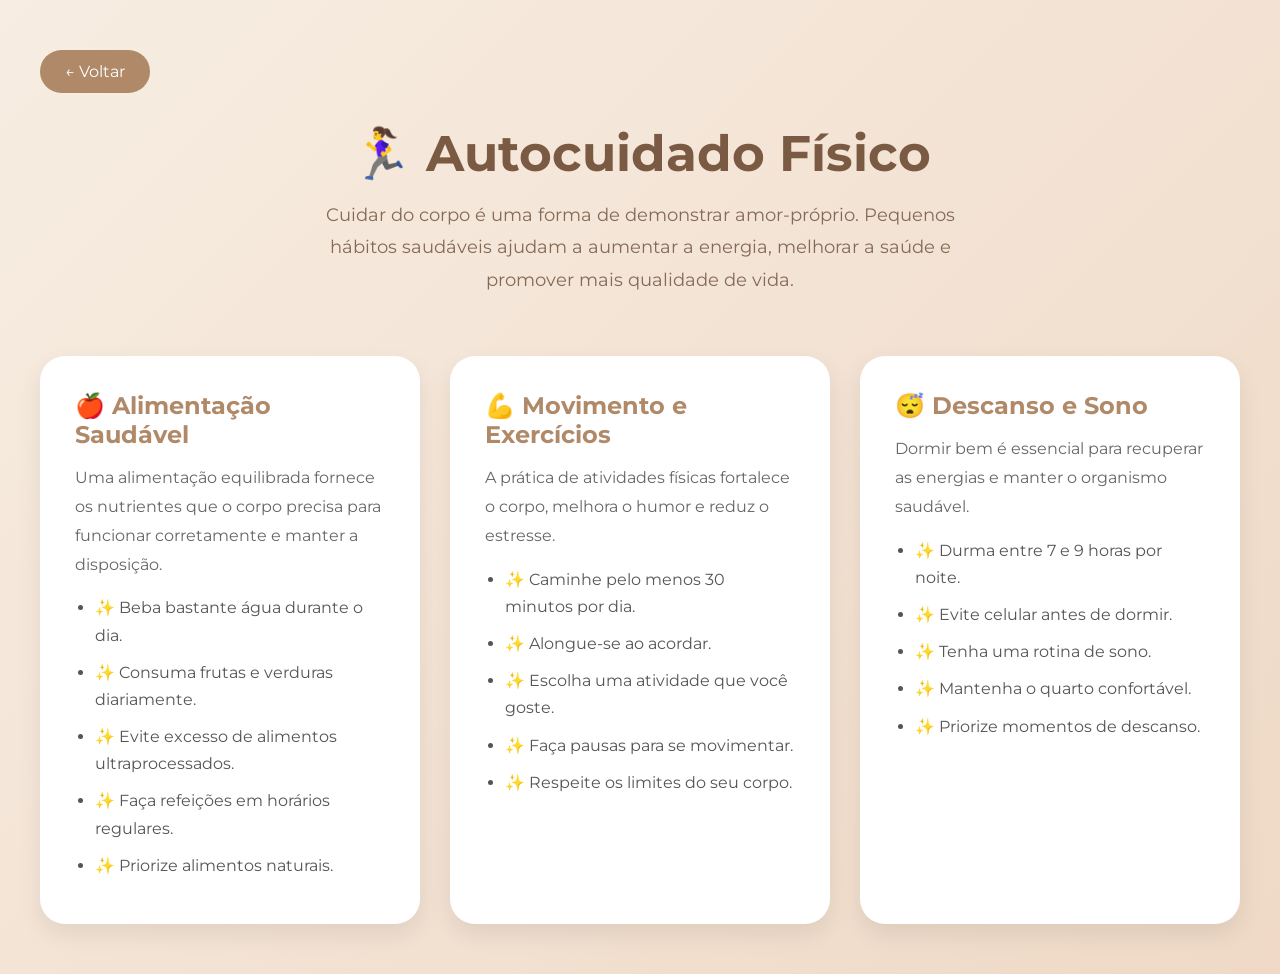
<file: física.html>
<!DOCTYPE html>
<html lang="pt-BR">
<head>
<meta charset="UTF-8">
<meta name="viewport" content="width=device-width, initial-scale=1.0">

<title>Autocuidado Físico</title>

<link href="https://fonts.googleapis.com/css2?family=Montserrat:wght@300;400;500;600&display=swap" rel="stylesheet">

<style>

*{
    margin:0;
    padding:0;
    box-sizing:border-box;
}

body{
    font-family:'Montserrat',sans-serif;
    background:linear-gradient(135deg,#F7EDE2,#EFD9C6);
    min-height:100vh;
    padding:50px 20px;
}

.container{
    max-width:1200px;
    margin:auto;
}

.voltar{
    display:inline-block;
    text-decoration:none;
    background:#B08968;
    color:white;
    padding:12px 25px;
    border-radius:30px;
    margin-bottom:30px;
    transition:.3s;
}

.voltar:hover{
    transform:translateY(-3px);
}

.titulo{
    text-align:center;
    margin-bottom:60px;
}

.titulo h1{
    font-size:50px;
    color:#7B5A44;
    margin-bottom:15px;
}

.titulo p{
    font-size:18px;
    color:#856A56;
    max-width:700px;
    margin:auto;
    line-height:1.8;
}

.cards{
    display:grid;
    grid-template-columns:repeat(auto-fit,minmax(350px,1fr));
    gap:30px;
}

.card{
    background:white;
    padding:35px;
    border-radius:25px;
    box-shadow:0 10px 25px rgba(0,0,0,.08);
    transition:.3s;
}

.card:hover{
    transform:translateY(-5px);
}

.card h2{
    color:#B08968;
    margin-bottom:15px;
}

.card p{
    color:#666;
    line-height:1.8;
}

.card ul{
    margin-top:15px;
    padding-left:20px;
}

.card li{
    margin-bottom:10px;
    line-height:1.7;
    color:#555;
}

</style>
</head>

<body>

<div class="container">

<a href="index.html" class="voltar">← Voltar</a>

<div class="titulo">
    <h1>🏃‍♀️ Autocuidado Físico</h1>
    <p>
        Cuidar do corpo é uma forma de demonstrar amor-próprio.
        Pequenos hábitos saudáveis ajudam a aumentar a energia,
        melhorar a saúde e promover mais qualidade de vida.
    </p>
</div>

<div class="cards">

    <div class="card">
        <h2>🍎 Alimentação Saudável</h2>

        <p>
            Uma alimentação equilibrada fornece os nutrientes que o corpo
            precisa para funcionar corretamente e manter a disposição.
        </p>

        <ul>
            <li>✨ Beba bastante água durante o dia.</li>
            <li>✨ Consuma frutas e verduras diariamente.</li>
            <li>✨ Evite excesso de alimentos ultraprocessados.</li>
            <li>✨ Faça refeições em horários regulares.</li>
            <li>✨ Priorize alimentos naturais.</li>
        </ul>
    </div>

    <div class="card">
        <h2>💪 Movimento e Exercícios</h2>

        <p>
            A prática de atividades físicas fortalece o corpo,
            melhora o humor e reduz o estresse.
        </p>

        <ul>
            <li>✨ Caminhe pelo menos 30 minutos por dia.</li>
            <li>✨ Alongue-se ao acordar.</li>
            <li>✨ Escolha uma atividade que você goste.</li>
            <li>✨ Faça pausas para se movimentar.</li>
            <li>✨ Respeite os limites do seu corpo.</li>
        </ul>
    </div>

    <div class="card">
        <h2>😴 Descanso e Sono</h2>

        <p>
            Dormir bem é essencial para recuperar as energias e manter
            o organismo saudável.
        </p>

        <ul>
            <li>✨ Durma entre 7 e 9 horas por noite.</li>
            <li>✨ Evite celular antes de dormir.</li>
            <li>✨ Tenha uma rotina de sono.</li>
            <li>✨ Mantenha o quarto confortável.</li>
            <li>✨ Priorize momentos de descanso.</li>
        </ul>
    </div>

</div>

</div>

</body>
</html>
</file>
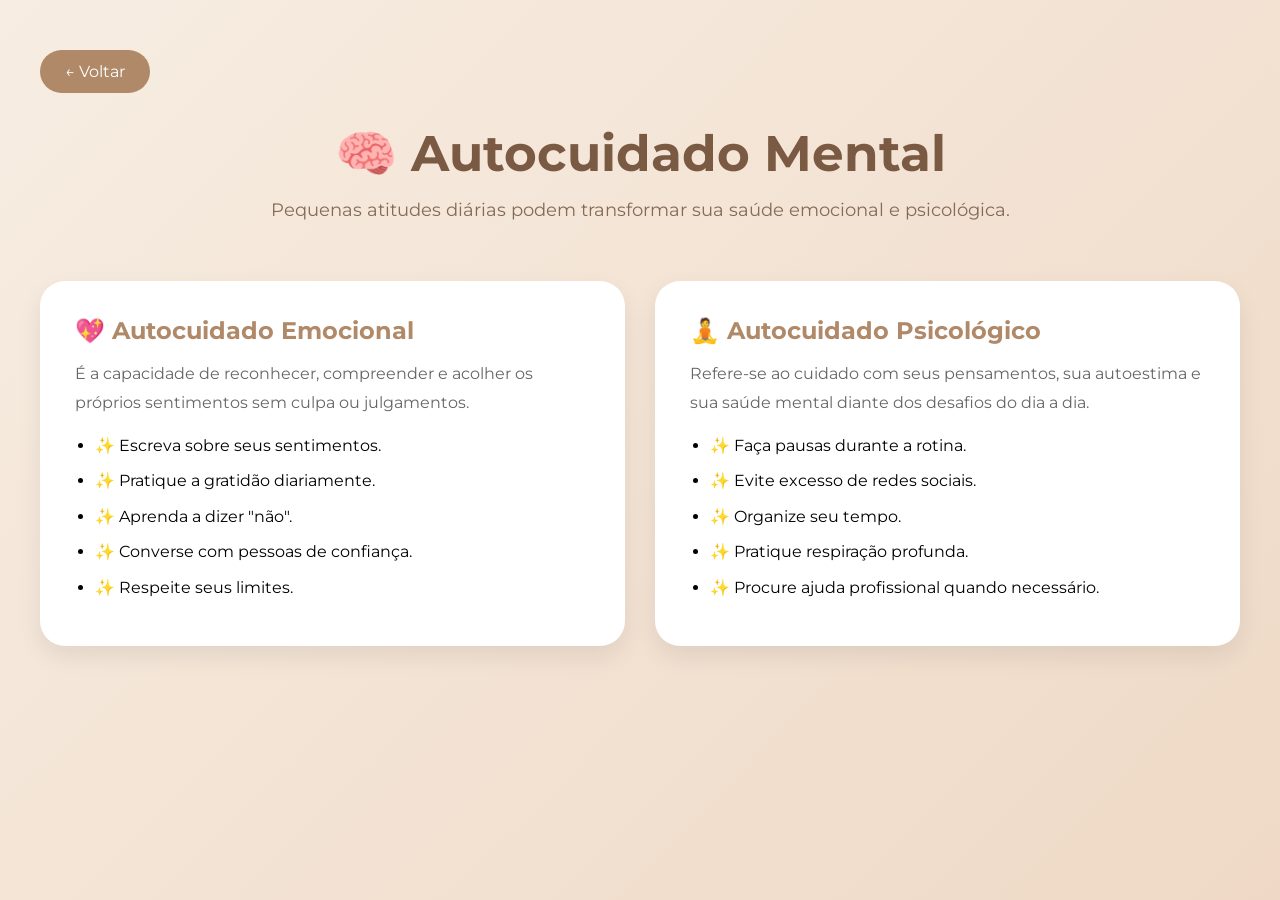
<file: mental.html>
<!DOCTYPE html>
<html lang="pt-BR">
<head>
<meta charset="UTF-8">
<meta name="viewport" content="width=device-width, initial-scale=1.0">

<title>Autocuidado Mental</title>

<link href="https://fonts.googleapis.com/css2?family=Montserrat:wght@300;400;500;600&display=swap" rel="stylesheet">

<style>

*{
margin:0;
padding:0;
box-sizing:border-box;
}

body{
font-family:'Montserrat',sans-serif;
background:linear-gradient(135deg,#F7EDE2,#EFD9C6);
min-height:100vh;
padding:50px 20px;
}

.container{
max-width:1200px;
margin:auto;
}

.voltar{
display:inline-block;
text-decoration:none;
background:#B08968;
color:white;
padding:12px 25px;
border-radius:30px;
margin-bottom:30px;
}

.titulo{
text-align:center;
margin-bottom:60px;
}

.titulo h1{
font-size:50px;
color:#7B5A44;
margin-bottom:15px;
}

.titulo p{
font-size:18px;
color:#856A56;
}

.cards{
display:grid;
grid-template-columns:repeat(auto-fit,minmax(350px,1fr));
gap:30px;
}

.card{
background:white;
padding:35px;
border-radius:25px;
box-shadow:0 10px 25px rgba(0,0,0,.08);
}

.card h2{
color:#B08968;
margin-bottom:15px;
}

.card p{
line-height:1.8;
color:#666;
}

.card ul{
margin-top:15px;
padding-left:20px;
}

.card li{
margin-bottom:10px;
line-height:1.6;
}

</style>
</head>

<body>

<div class="container">

<a href="index.html" class="voltar">← Voltar</a>

<div class="titulo">
<h1>🧠 Autocuidado Mental</h1>
<p>
Pequenas atitudes diárias podem transformar sua saúde emocional
e psicológica.
</p>
</div>

<div class="cards">

<div class="card">

<h2>💖 Autocuidado Emocional</h2>

<p>
É a capacidade de reconhecer, compreender e acolher os próprios
sentimentos sem culpa ou julgamentos.
</p>

<ul>
<li>✨ Escreva sobre seus sentimentos.</li>
<li>✨ Pratique a gratidão diariamente.</li>
<li>✨ Aprenda a dizer "não".</li>
<li>✨ Converse com pessoas de confiança.</li>
<li>✨ Respeite seus limites.</li>
</ul>

</div>

<div class="card">

<h2>🧘 Autocuidado Psicológico</h2>

<p>
Refere-se ao cuidado com seus pensamentos, sua autoestima e sua
saúde mental diante dos desafios do dia a dia.
</p>

<ul>
<li>✨ Faça pausas durante a rotina.</li>
<li>✨ Evite excesso de redes sociais.</li>
<li>✨ Organize seu tempo.</li>
<li>✨ Pratique respiração profunda.</li>
<li>✨ Procure ajuda profissional quando necessário.</li>
</ul>

</div>

</div>

</div>

</body>
</html>
</file>
